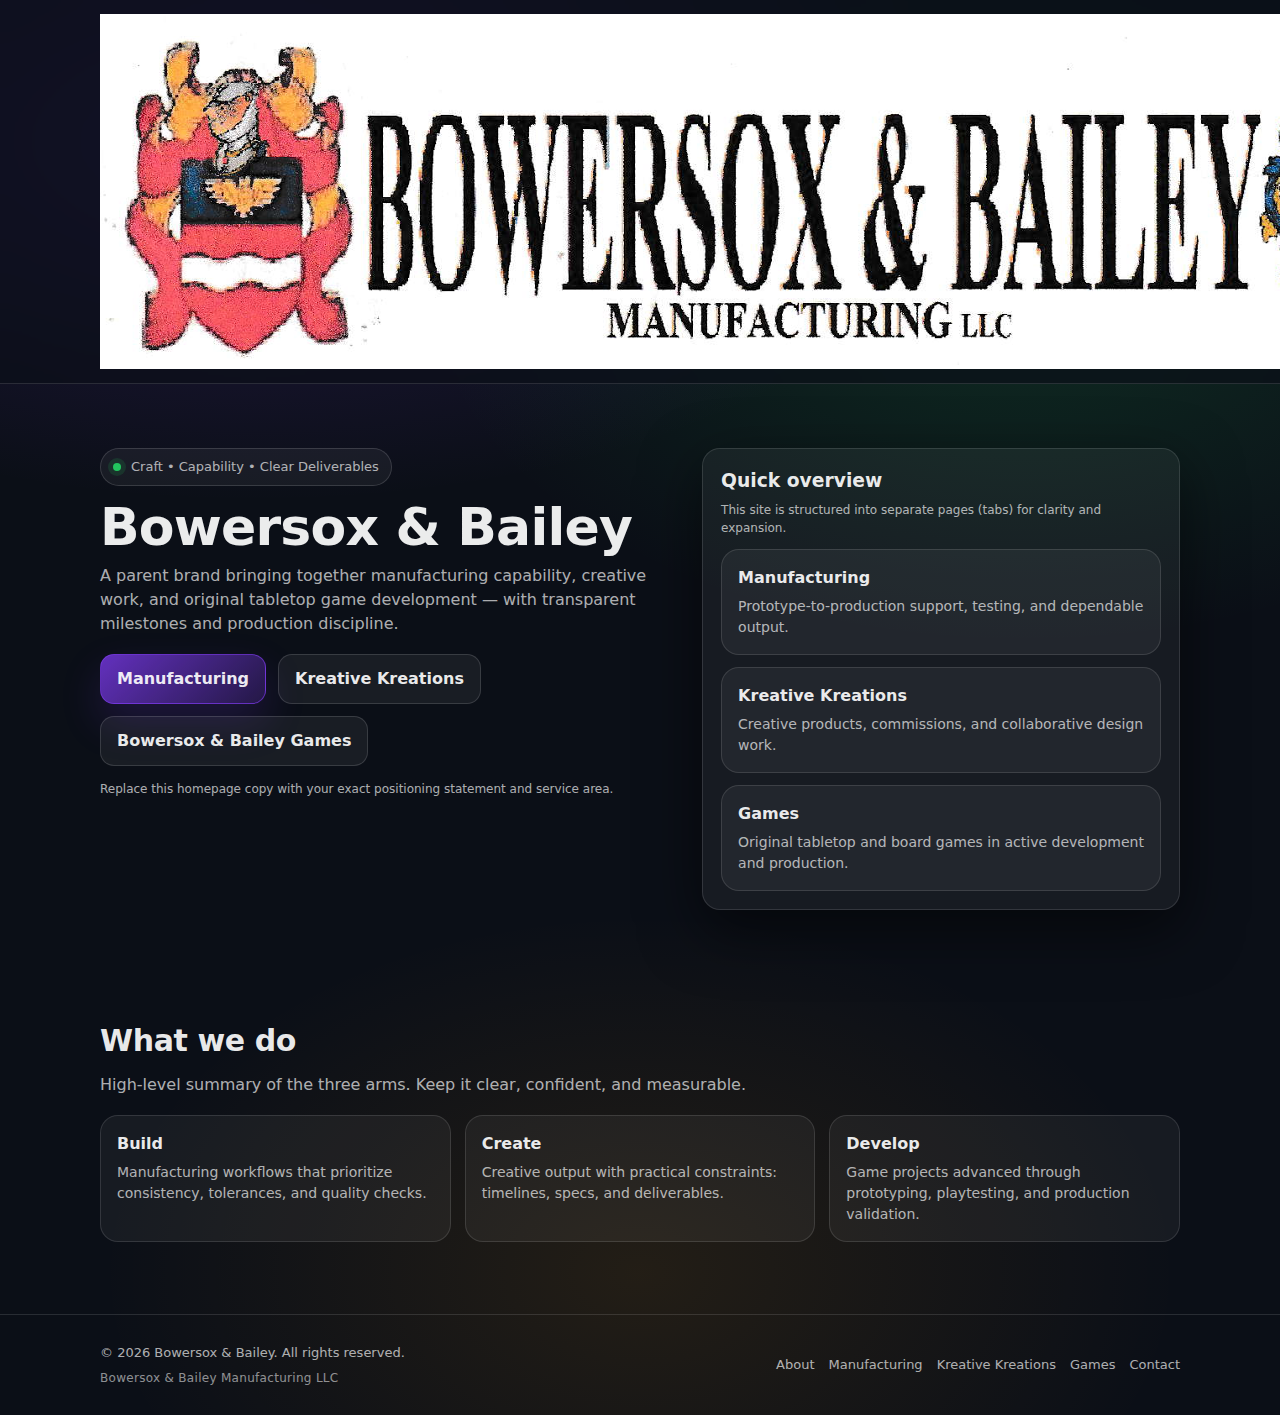
<file: index.html>
<!doctype html>
<html lang="en">
  <head>
    <meta charset="UTF-8" />
    <meta name="viewport" content="width=device-width, initial-scale=1.0" />
    <title>Bowersox & Bailey</title>
    <meta name="description" content="Bowersox & Bailey — Manufacturing, Kreative Kreations, and Games." />
    <link rel="stylesheet" href="assets/styles.css" />
  </head>
  <body>
      <header>
          <div class="container">
              <nav class="nav">
                  <a class="brand" href="index.html" aria-label="Bowersox & Bailey Home">
                      <img class="brand-logo"
                           src="assets/images/bowersox_bailey_llc_logo.png"
                           alt="Bowersox & Bailey Manufacturing LLC logo">
                  </a>


                  <div class="links" aria-label="Primary navigation">
                      <a data-nav="true" href="index.html">Home</a>
                      <a data-nav="true" href="about.html">About</a>
                      <a data-nav="true" href="manufacturing.html">Manufacturing</a>
                      <a data-nav="true" href="kreative-kreations.html">Kreative Kreations</a>
                      <a data-nav="true" href="games.html">Games</a>
                    
                      <a data-nav="true" href="contact.html">Contact</a>
                  </div>

                  <button class="burger" id="burger" aria-label="Open menu">☰</button>
                  <a class="cta" href="contact.html">Get in touch →</a>
              </nav>

              <div class="mobile" id="mobileMenu" aria-label="Mobile navigation">
                  <a href="index.html">Home</a>
                  <a href="about.html">About</a>
                  <a href="manufacturing.html">Manufacturing</a>
                  <a href="kreative-kreations.html">Kreative Kreations</a>
                  <a href="games.html">Games</a>
                  <a href="contact.html">Contact</a>
              </div>
          </div>
      </header>

      <main>
          <section class="hero">
              <div class="container">
                  <div class="hero-grid">
                      <div>
                          <div class="badge"><span class="dot"></span><span>Craft • Capability • Clear Deliverables</span></div>
                          <h1>Bowersox &amp; Bailey</h1>
                          <p class="sub">
                              A parent brand bringing together manufacturing capability, creative work, and original tabletop game
                              development — with transparent milestones and production discipline.
                          </p>
                          <div class="actions">
                              <a class="btn primary" href="manufacturing.html">Manufacturing</a>
                              <a class="btn" href="kreative-kreations.html">Kreative Kreations</a>
                              <a class="btn" href="games.html">Bowersox &amp; Bailey Games</a>
                          </div>
                          <p class="small" style="margin-top:14px;">
                              Replace this homepage copy with your exact positioning statement and service area.
                          </p>
                      </div>

                      <aside class="card pad">
                          <h3 style="margin:0 0 6px 0;">Quick overview</h3>
                          <p class="small" style="margin:0 0 12px 0;">
                              This site is structured into separate pages (tabs) for clarity and expansion.
                          </p>
                          <div class="grid3" style="grid-template-columns:1fr; gap:12px;">
                              <div class="tile">
                                  <h3>Manufacturing</h3>
                                  <p>Prototype-to-production support, testing, and dependable output.</p>
                              </div>
                              <div class="tile">
                                  <h3>Kreative Kreations</h3>
                                  <p>Creative products, commissions, and collaborative design work.</p>
                              </div>
                              <div class="tile">
                                  <h3>Games</h3>
                                  <p>Original tabletop and board games in active development and production.</p>
                              </div>
                          </div>
                      </aside>
                  </div>
              </div>
          </section>

          <section class="section">
              <div class="container">
                  <div class="section-title">
                      <h2>What we do</h2>
                      <p>High-level summary of the three arms. Keep it clear, confident, and measurable.</p>
                  </div>
                  <div class="grid3">
                      <div class="tile">
                          <h3>Build</h3>
                          <p>Manufacturing workflows that prioritize consistency, tolerances, and quality checks.</p>
                      </div>
                      <div class="tile">
                          <h3>Create</h3>
                          <p>Creative output with practical constraints: timelines, specs, and deliverables.</p>
                      </div>
                      <div class="tile">
                          <h3>Develop</h3>
                          <p>Game projects advanced through prototyping, playtesting, and production validation.</p>
                      </div>
                  </div>
              </div>
          </section>
      </main>

      <footer>
          <div class="container footer-row">
              <div>
                  © <span id="year"></span> Bowersox &amp; Bailey. All rights reserved.
                  <div class="legal-name">Bowersox &amp; Bailey Manufacturing LLC</div>
              </div>

              <div class="footer-links">
                  <a href="about.html">About</a>
                  <a href="manufacturing.html">Manufacturing</a>
                  <a href="kreative-kreations.html">Kreative Kreations</a>
                  <a href="games.html">Games</a>
                  <a href="contact.html">Contact</a>
              </div>
          </div>
      </footer>


      <script src="assets/site.js"></script>
  </body>
</html>
</file>
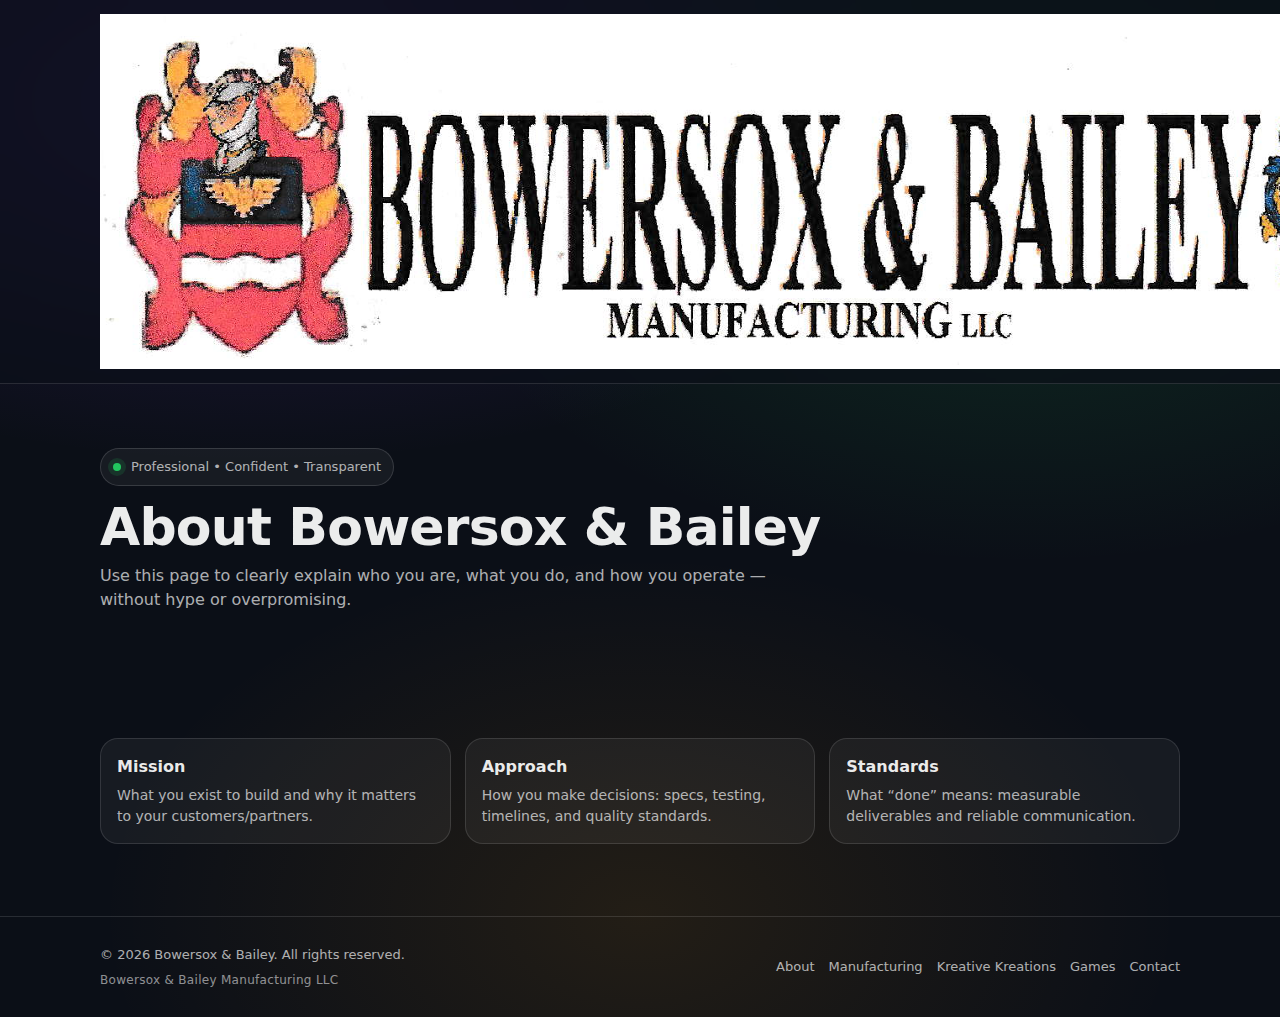
<file: about.html>
<!doctype html>
<html lang="en">
  <head>
    <meta charset="UTF-8" />
    <meta name="viewport" content="width=device-width, initial-scale=1.0" />
    <title>About — Bowersox & Bailey</title>
    <meta name="description" content="About Bowersox & Bailey." />
    <link rel="stylesheet" href="assets/styles.css" />
  </head>
  <body>
      <header>
          <div class="container">
              <nav class="nav">
                  <a<a class="brand" href="index.html" aria-label="Bowersox & Bailey Home">
  <img class="brand-logo"
       src="assets/images/bowersox_bailey_llc_logo.png"
       alt="Bowersox & Bailey Manufacturing LLC logo">
</a>

                    <div class="links">
                        <a data-nav="true" href="index.html">Home</a>
                        <a data-nav="true" href="about.html">About</a>
                        <a data-nav="true" href="manufacturing.html">Manufacturing</a>
                        <a data-nav="true" href="kreative-kreations.html">Kreative Kreations</a>
                        <a data-nav="true" href="games.html">Games</a>
                        <a data-nav="true" href="direct-contact.html">Direct Contact</a>

                        <a data-nav="true" href="contact.html">Contact</a>
                    </div>
                  <button class="burger" id="burger">☰</button>
                  <a class="cta" href="contact.html">Get in touch →</a>
              </nav>
              <div class="mobile" id="mobileMenu">
                  <a href="index.html">Home</a><a href="about.html">About</a><a href="manufacturing.html">Manufacturing</a>
                  <a href="kreative-kreations.html">Kreative Kreations</a><a href="games.html">Games</a><a href="contact.html">Contact</a>
              </div>
          </div>
      </header>

      <main>
          <section class="hero">
              <div class="container">
                  <div class="badge"><span class="dot"></span><span>Professional • Confident • Transparent</span></div>
                  <h1>About Bowersox &amp; Bailey</h1>
                  <p class="sub">
                      Use this page to clearly explain who you are, what you do, and how you operate —
                      without hype or overpromising.
                  </p>
              </div>
          </section>

          <section class="section">
              <div class="container">
                  <div class="grid3">
                      <div class="tile">
                          <h3>Mission</h3>
                          <p>What you exist to build and why it matters to your customers/partners.</p>
                      </div>
                      <div class="tile">
                          <h3>Approach</h3>
                          <p>How you make decisions: specs, testing, timelines, and quality standards.</p>
                      </div>
                      <div class="tile">
                          <h3>Standards</h3>
                          <p>What “done” means: measurable deliverables and reliable communication.</p>
                      </div>
                  </div>
              </div>
          </section>
      </main>

      <footer>
          <div class="container footer-row">
              <div>
                  © <span id="year"></span> Bowersox &amp; Bailey. All rights reserved.
                  <div class="legal-name">Bowersox &amp; Bailey Manufacturing LLC</div>
              </div>

              <div class="footer-links">
                  <a href="about.html">About</a>
                  <a href="manufacturing.html">Manufacturing</a>
                  <a href="kreative-kreations.html">Kreative Kreations</a>
                  <a href="games.html">Games</a>
                  <a href="contact.html">Contact</a>
              </div>
          </div>
      </footer>


      <script src="assets/site.js"></script>
  </body>
</html>
</file>
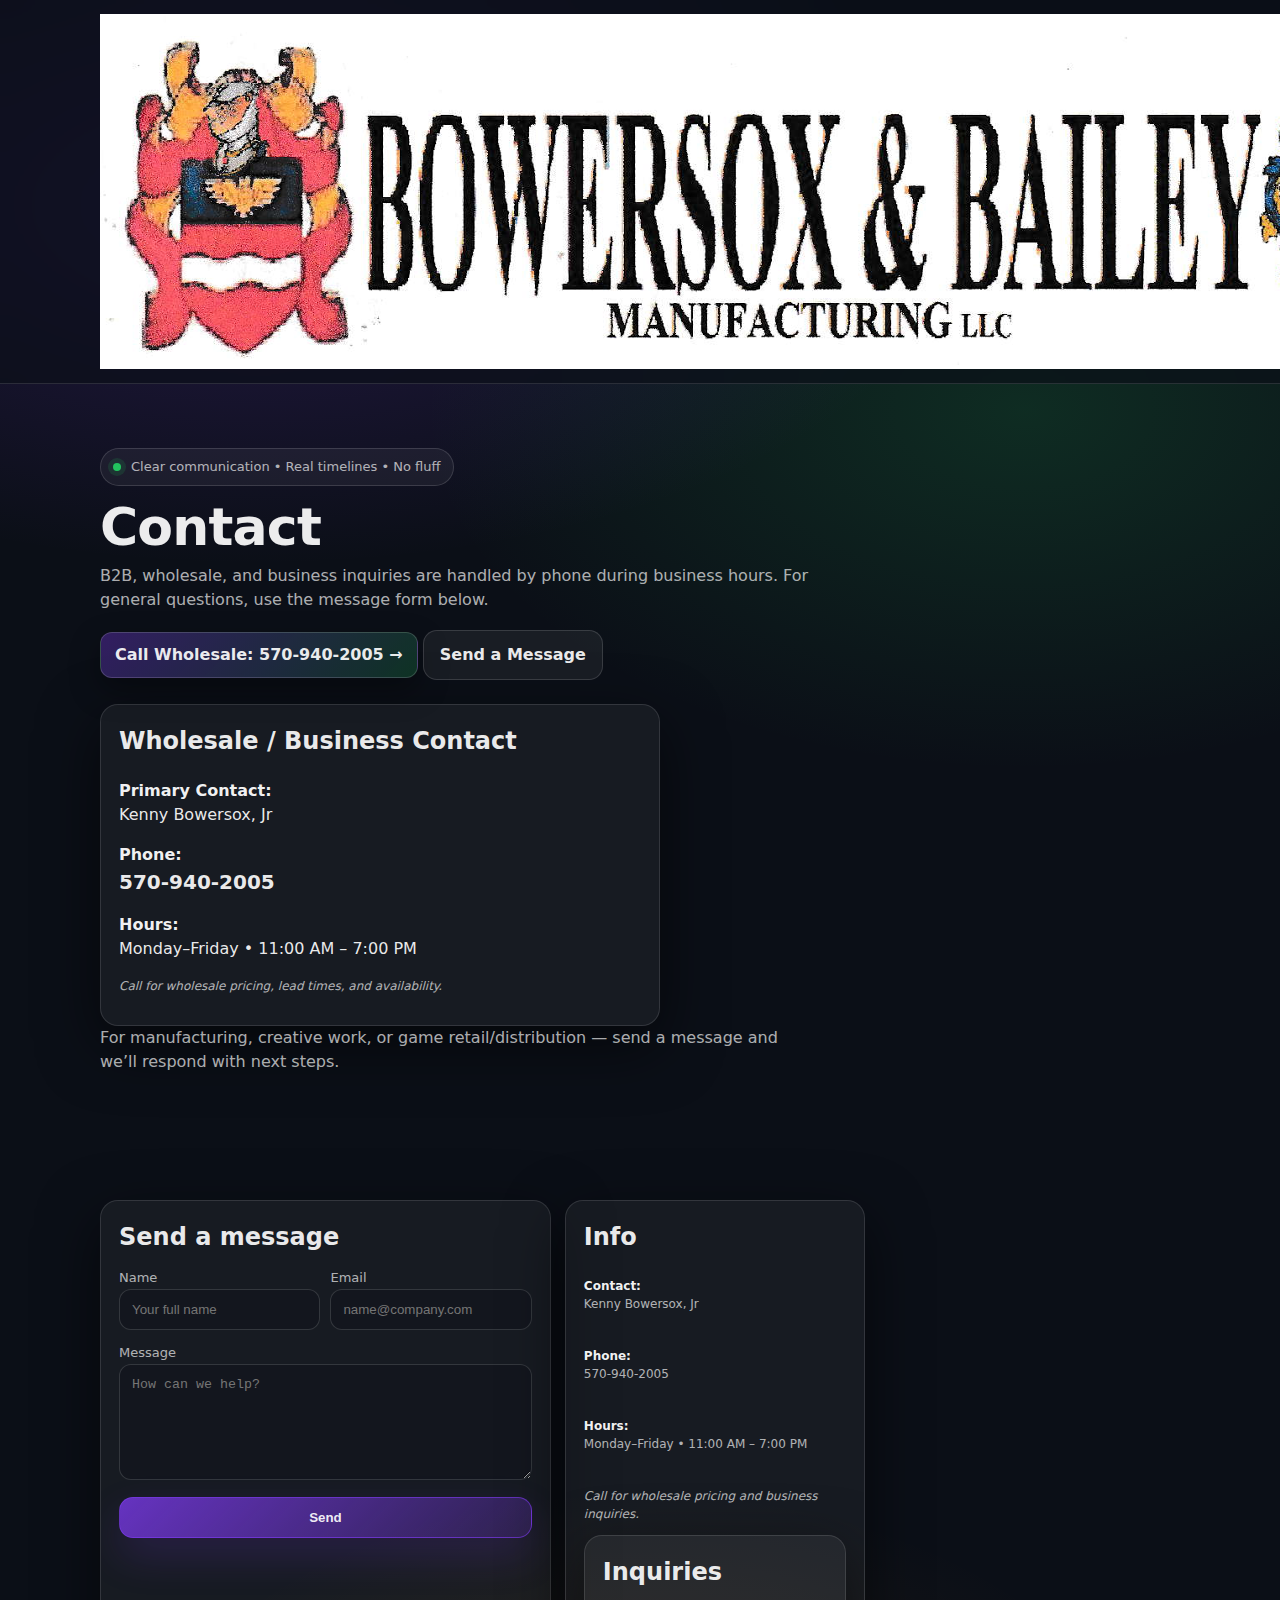
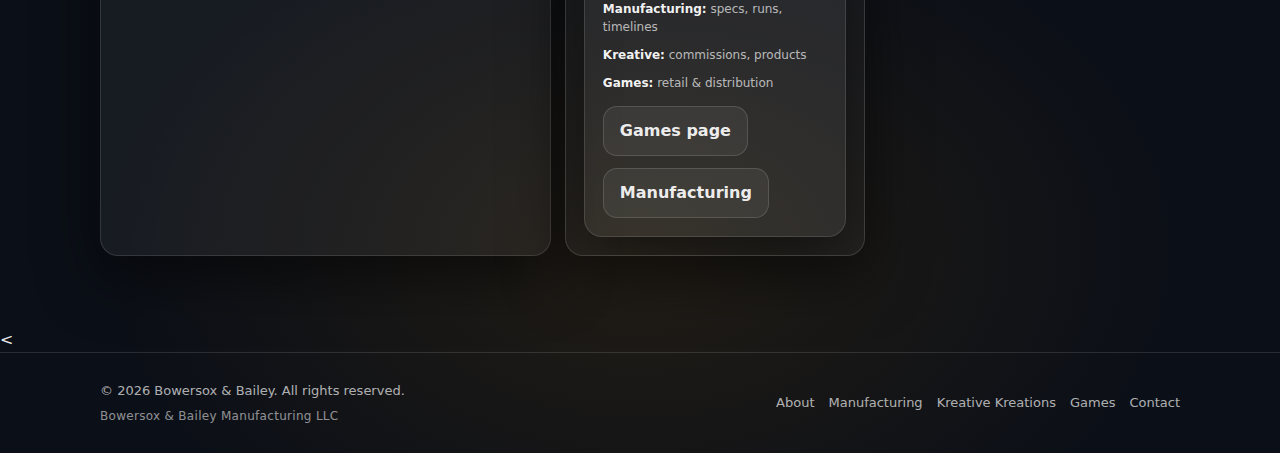
<file: contact.html>
<!doctype html>
<html lang="en">
  <head>
    <meta charset="UTF-8" />
    <meta name="viewport" content="width=device-width, initial-scale=1.0" />
    <title>Contact — Bowersox & Bailey</title>
    <meta name="description" content="Contact Bowersox & Bailey." />
    <link rel="stylesheet" href="assets/styles.css" />
  </head>
  <body>
    <header>
      <div class="container">
          <nav class="nav">
              <a class="brand" href="index.html" aria-label="Bowersox & Bailey Home">
                  <img class="brand-logo"
                       src="assets/images/bowersox_bailey_llc_logo.png"
                       alt="Bowersox & Bailey Manufacturing LLC logo">
              </a>

              <div class="links">
                  <a data-nav="true" href="index.html">Home</a>
                  <a data-nav="true" href="about.html">About</a>
                  <a data-nav="true" href="manufacturing.html">Manufacturing</a>
                  <a data-nav="true" href="kreative-kreations.html">Kreative Kreations</a>
                  <a data-nav="true" href="games.html">Games</a>
                  <a data-nav="true" href="contact.html">Contact</a>
              </div>
              <button class="burger" id="burger">☰</button>
              <a class="cta" href="tel:15709402005">Call Now →</a>

          </nav>
        <div class="mobile" id="mobileMenu">
          <a href="index.html">Home</a><a href="about.html">About</a><a href="manufacturing.html">Manufacturing</a>
          <a href="kreative-kreations.html">Kreative Kreations</a><a href="games.html">Games</a><a href="contact.html">Contact</a>
        </div>
      </div>
    </header>

    <main>
      <section class="hero">
          <div class="container">
              <div class="badge"><span class="dot"></span><span>Clear communication • Real timelines • No fluff</span></div>
              <h1>Contact</h1>
              <p class="sub">
                  B2B, wholesale, and business inquiries are handled by phone during business hours.
                  For general questions, use the message form below.
              </p>

              <div class="hero-actions">
                  <a class="cta" href="tel:15709402005">Call Wholesale: 570-940-2005 →</a>
                  <a class="btn ghost" href="#message">Send a Message</a>
              </div>

              <div class="card pad" style="max-width:560px;margin-top:24px;">
                  <h2 style="margin-top:0;">Wholesale / Business Contact</h2>

                  <p>
                      <strong>Primary Contact:</strong><br />
                      Kenny Bowersox, Jr
                  </p>

                  <p>
                      <strong>Phone:</strong><br />
                      <a href="tel:15709402005" style="font-size:20px;font-weight:750;">
                          570-940-2005
                      </a>
                  </p>

                  <p>
                      <strong>Hours:</strong><br />
                      Monday–Friday • 11:00 AM – 7:00 PM
                  </p>

                  <p class="small"><em>Call for wholesale pricing, lead times, and availability.</em></p>
              </div>


              <p class="sub">
                  For manufacturing, creative work, or game retail/distribution — send a message and we’ll respond with next steps.
              </p>
          </div>
      </section>

      <section class="section" id="message">
          <div class="container">
              <div class="grid3" style="grid-template-columns: 1.2fr .8fr .8fr;">

                  <div class="card pad">
                      <h2 style="margin:0 0 10px 0; font-size:24px;">Send a message</h2>
                      <form class="form" id="contactForm">
                          <div class="grid2">
                              <div>
                                  <label for="name">Name</label>
                                  <input id="name" name="name" required placeholder="Your full name" />
                              </div>
                              <div>
                                  <label for="email">Email</label>
                                  <input id="email" name="email" type="email" required placeholder="name@company.com" />
                              </div>
                          </div>
                          <div>
                              <label for="message">Message</label>
                              <textarea id="message" name="message" rows="6" required placeholder="How can we help?"></textarea>
                          </div>
                          <button class="btn primary" type="submit">Send</button>
                          <p class="small" id="contactMsg" aria-live="polite"></p>
                      </form>
                      
                      
                  </div>

                  <div class="card pad">
                      <h2 style="margin:0 0 10px 0; font-size:24px;">Info</h2>
                      <div class="small" style="display:grid; gap:10px;">


                          <p>
                              <strong>Contact:</strong><br>
                              Kenny Bowersox, Jr
                          </p>

                          <p>
                              <strong>Phone:</strong><br>
                              <a href="tel:15709402005">570-940-2005</a>
                          </p>

                          <p>
                              <strong>Hours:</strong><br>
                              Monday–Friday • 11:00 AM – 7:00 PM
                          </p>

                          <p class="small"><em>Call for wholesale pricing and business inquiries.</em></p>

                      </div>

                      <div class="card pad">
                          <h2 style="margin:0 0 10px 0; font-size:24px;">Inquiries</h2>
                          <div class="small" style="display:grid; gap:10px;">
                              <div><strong>Manufacturing:</strong> specs, runs, timelines</div>
                              <div><strong>Kreative:</strong> commissions, products</div>
                              <div><strong>Games:</strong> retail &amp; distribution</div>
                          </div>
                          <div class="actions" style="margin-top:14px;">
                              <a class="btn" href="games.html">Games page</a>
                              <a class="btn" href="manufacturing.html">Manufacturing</a>
                          </div>
                      </div>
                  </div>
              </div>
      </section>
    </main>

    <<footer>
  <div class="container footer-row">
    <div>
      © <span id="year"></span> Bowersox &amp; Bailey. All rights reserved.
      <div class="legal-name">Bowersox &amp; Bailey Manufacturing LLC</div>
    </div>

    <div class="footer-links">
      <a href="about.html">About</a>
      <a href="manufacturing.html">Manufacturing</a>
      <a href="kreative-kreations.html">Kreative Kreations</a>
      <a href="games.html">Games</a>
      <a href="contact.html">Contact</a>
    </div>
  </div>
</footer>


    <script src="assets/site.js"></script>
  </body>
</html>
</file>
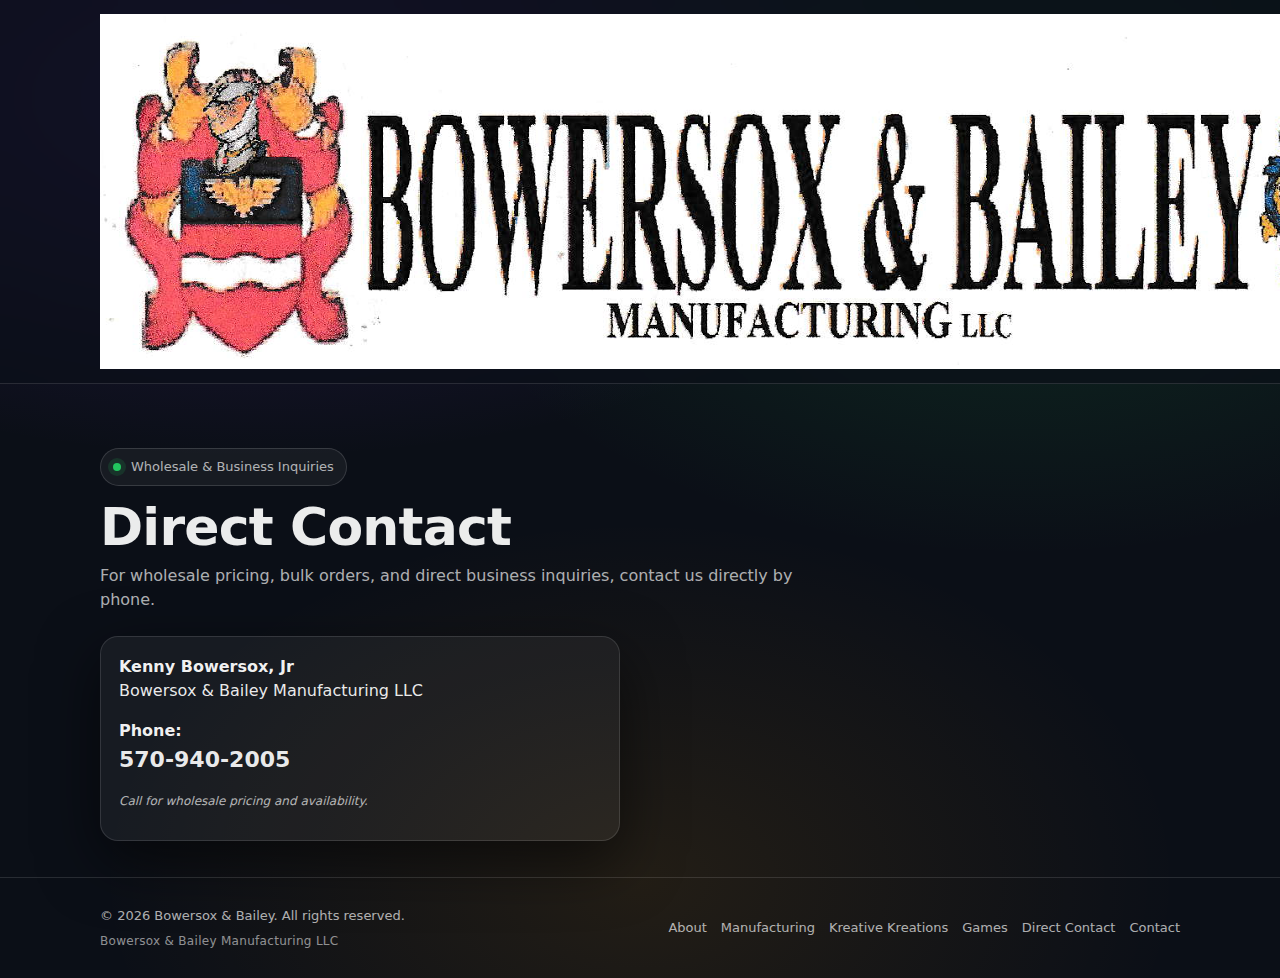
<file: direct-contact.html>
<!doctype html>
<html lang="en">
<head>
  <meta charset="UTF-8" />
  <meta name="viewport" content="width=device-width, initial-scale=1.0" />
  <title>Direct Contact | Bowersox & Bailey</title>
  <meta name="description" content="Direct contact for wholesale and business inquiries." />
  <link rel="stylesheet" href="assets/styles.css" />
</head>

<body>
<header>
  <div class="container">
    <nav class="nav">
      <a class="brand" href="index.html">
        <img class="brand-logo"
             src="assets/images/bowersox_bailey_llc_logo.png"
             alt="Bowersox & Bailey Manufacturing LLC logo">
      </a>

      <div class="links">
        <a href="index.html">Home</a>
        <a href="about.html">About</a>
        <a href="manufacturing.html">Manufacturing</a>
        <a href="kreative-kreations.html">Kreative Kreations</a>
        <a href="games.html">Games</a>
        <a href="direct-contact.html" >Direct Contact</a>
        <a href="contact.html">Contact</a>
      </div>

      <a class="cta" href="tel:15709402005">Call Now →</a>
    </nav>
  </div>
</header>

<main>
  <section class="hero">
    <div class="container">
      <div class="badge">
        <span class="dot"></span>
        <span>Wholesale & Business Inquiries</span>
      </div>

      <h1>Direct Contact</h1>

      <p class="sub">
        For wholesale pricing, bulk orders, and direct business inquiries,
        contact us directly by phone.
      </p>

      <div class="card pad" style="max-width:520px;margin-top:24px;">
        <p style="margin-top:0;">
          <strong>Kenny Bowersox, Jr</strong><br />
          Bowersox &amp; Bailey Manufacturing LLC
        </p>

        <p>
          <strong>Phone:</strong><br />
          <a href="tel:15709402005"
             style="font-size:22px;font-weight:700;">
            570-940-2005
          </a>
        </p>

        <p class="small">
          <em>Call for wholesale pricing and availability.</em>
        </p>
      </div>
    </div>
  </section>
</main>

<footer>
  <div class="container footer-row">
    <div>
      © <span id="year"></span> Bowersox &amp; Bailey. All rights reserved.
      <div class="legal-name">Bowersox &amp; Bailey Manufacturing LLC</div>
    </div>

    <div class="footer-links">
      <a href="about.html">About</a>
      <a href="manufacturing.html">Manufacturing</a>
      <a href="kreative-kreations.html">Kreative Kreations</a>
      <a href="games.html">Games</a>
      <a href="direct-contact.html">Direct Contact</a>
      <a href="contact.html">Contact</a>
    </div>
  </div>
</footer>

<script src="assets/site.js"></script>
</body>
</html>
</file>
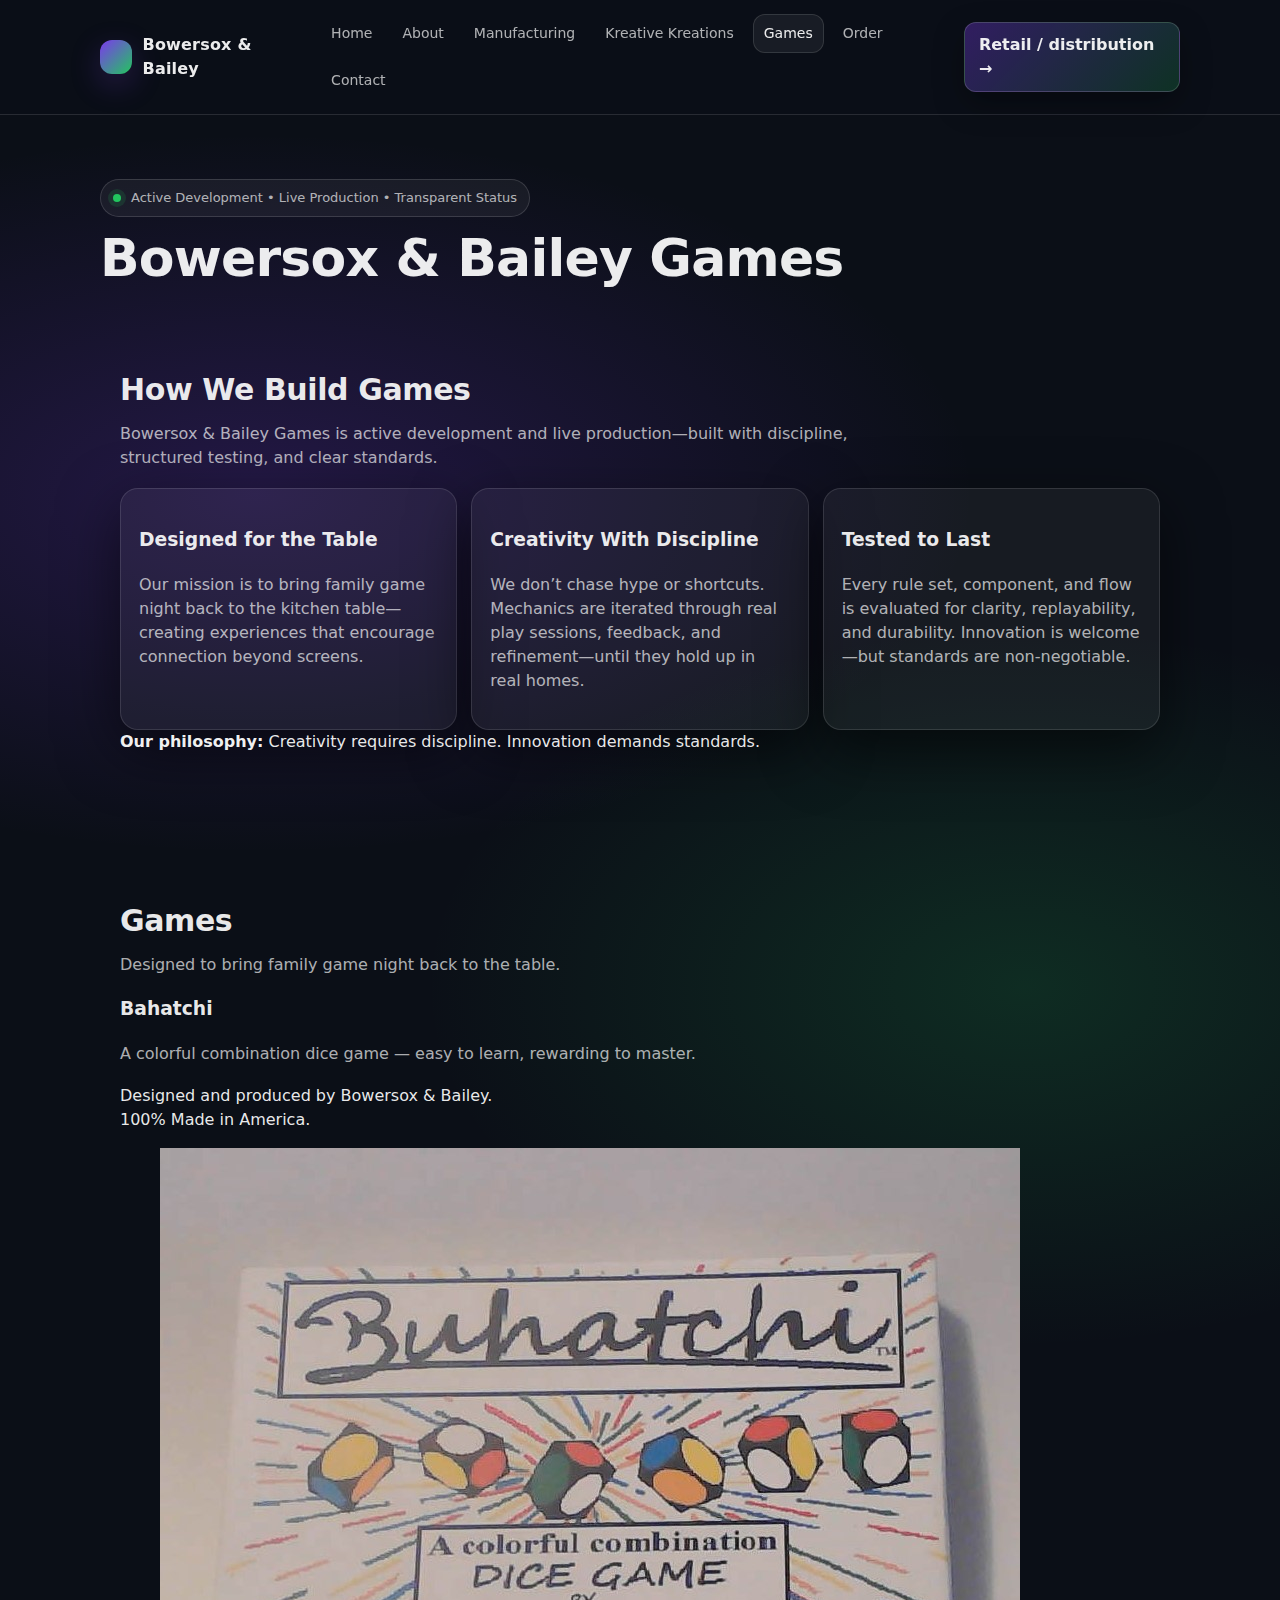
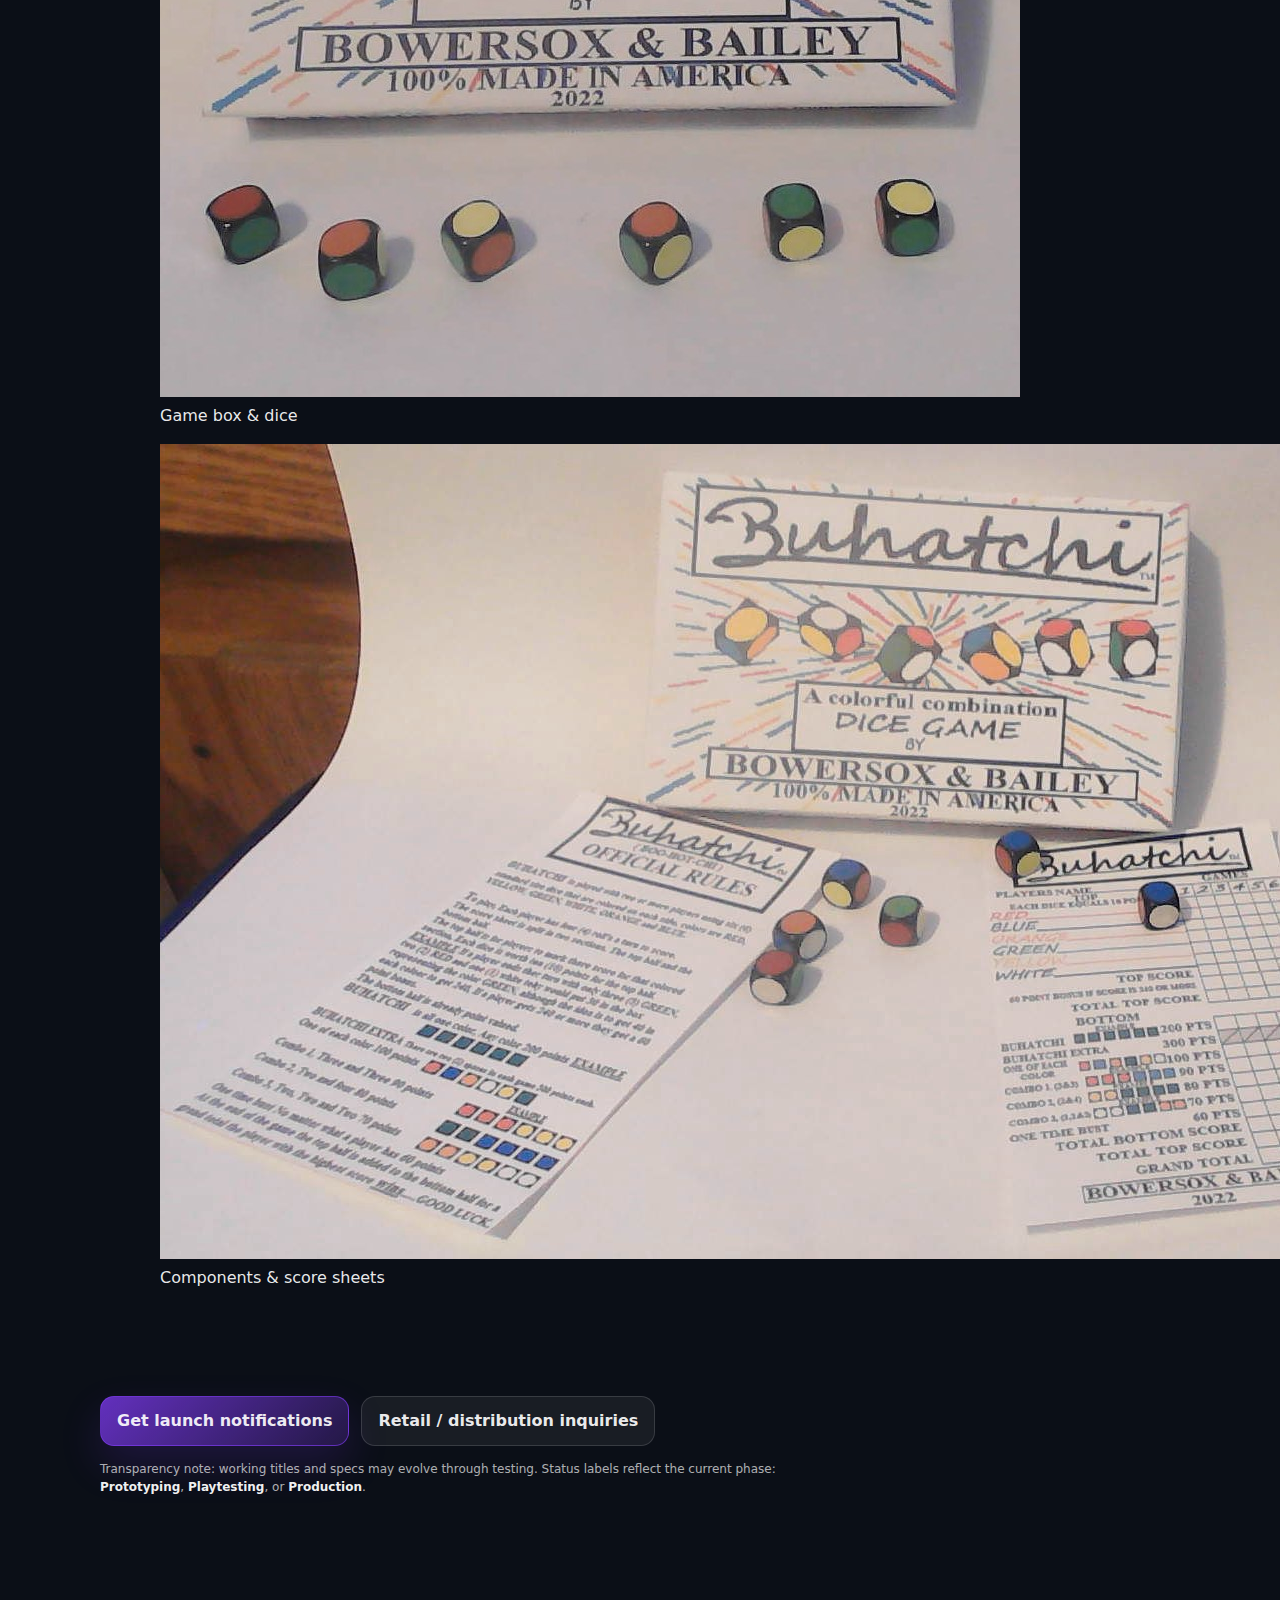
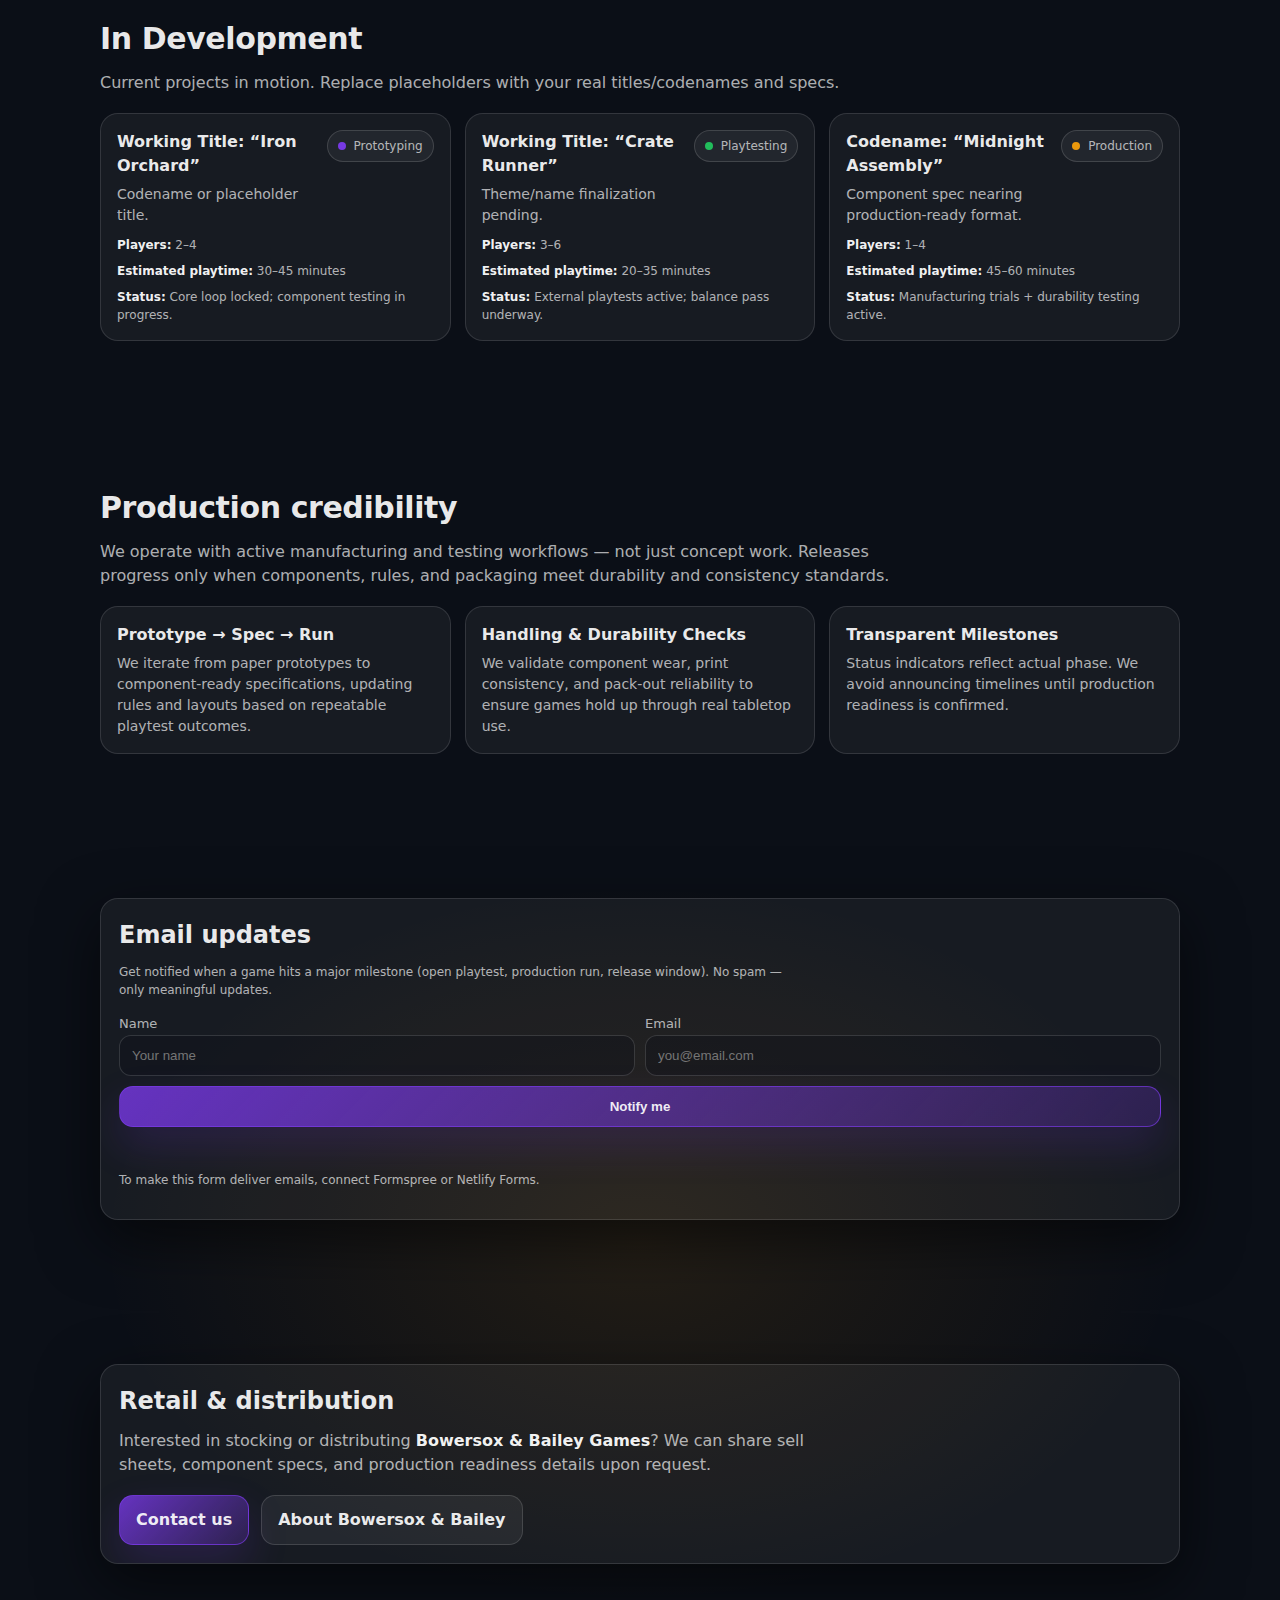
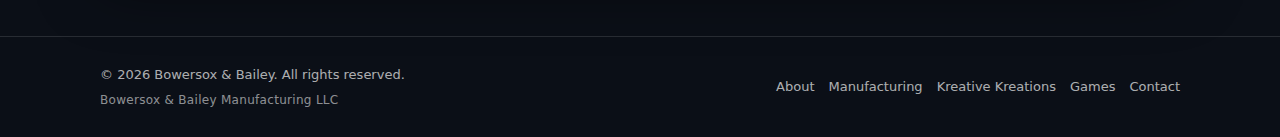
<file: games.html>
<!doctype html>
<html lang="en">
  <head>
    <meta charset="UTF-8" />
    <meta name="viewport" content="width=device-width, initial-scale=1.0" />
    <title>Bowersox & Bailey Games</title>
    <meta
      name="description"
      content="Bowersox & Bailey Games — original tabletop and board games in active development and live production."
    />
    <link rel="stylesheet" href="assets/styles.css" />
  </head>
  <body>
      <header>
          <div class="container">
              <nav class="nav">
                  <a class="brand" href="index.html"><span class="logo"></span><span>Bowersox &amp; Bailey</span></a>
                  <div class="links">
                      <a data-nav="true" href="index.html">Home</a>
                      <a data-nav="true" href="about.html">About</a>
                      <a data-nav="true" href="manufacturing.html">Manufacturing</a>
                      <a data-nav="true" href="kreative-kreations.html">Kreative Kreations</a>
                      <a data-nav="true" href="games.html">Games</a>
                      <a data-nav="true" href="order.html">Order</a>

                      <a data-nav="true" href="contact.html">Contact</a>
                  </div>
                  <button class="burger" id="burger">☰</button>
                  <a class="cta" href="contact.html">Retail / distribution →</a>
              </nav>
              <div class="mobile" id="mobileMenu">
                  <a href="index.html">Home</a><a href="about.html">About</a><a href="manufacturing.html">Manufacturing</a>
                  <a href="kreative-kreations.html">Kreative Kreations</a><a href="games.html">Games</a><a href="contact.html">Contact</a>
              </div>
          </div>
      </header>

      <main>
          <!-- Games Hero -->
          <section class="hero">
              <div class="container">
                  <div class="badge"><span class="dot"></span><span>Active Development • Live Production • Transparent Status</span></div>
                  <h1>Bowersox &amp; Bailey Games</h1>
                  <section class="section">
                      <div class="container">
                          <div class="section-title">
                              <h2>How We Build Games</h2>
                              <p>
                                  Bowersox &amp; Bailey Games is active development and live production—built with discipline,
                                  structured testing, and clear standards.
                              </p>
                          </div>

                          <div class="grid3">
                              <div class="card pad">
                                  <h3>Designed for the Table</h3>
                                  <p class="sub">
                                      Our mission is to bring family game night back to the kitchen table—creating experiences
                                      that encourage connection beyond screens.
                                  </p>
                              </div>

                              <div class="card pad">
                                  <h3>Creativity With Discipline</h3>
                                  <p class="sub">
                                      We don’t chase hype or shortcuts. Mechanics are iterated through real play sessions,
                                      feedback, and refinement—until they hold up in real homes.
                                  </p>
                              </div>

                              <div class="card pad">
                                  <h3>Tested to Last</h3>
                                  <p class="sub">
                                      Every rule set, component, and flow is evaluated for clarity, replayability, and durability.
                                      Innovation is welcome—but standards are non-negotiable.
                                  </p>
                              </div>
                          </div>

                          <div class="quote-band">
                              <strong>Our philosophy:</strong> Creativity requires discipline. Innovation demands standards.
                          </div>
                      </div>
                  </section>
                  <section class="section">
                      <div class="container">

                          <div class="section-title">
                              <h2>Games</h2>
                              <p>Designed to bring family game night back to the table.</p>
                          </div>

                          <div class="game-card">

                              <div class="game-info">
                                  <h3>Bahatchi</h3>
                                  <p class="sub">
                                      A colorful combination dice game — easy to learn, rewarding to master.
                                  </p>
                                  <p>
                                      Designed and produced by Bowersox & Bailey.<br>
                                      100% Made in America.
                                  </p>
                              </div>

                              <div class="game-gallery two-up">
                                  <figure>
                                      <img src="assets/images/bahatchi.jpg"
                                           alt="Bahatchi dice game box and dice"
                                           loading="lazy">
                                      <figcaption>Game box & dice</figcaption>
                                  </figure>

                                  <figure>
                                      <img src="assets/images/bahatchi1.jpg"
                                           alt="Bahatchi game components and score sheets"
                                           loading="lazy">
                                      <figcaption>Components & score sheets</figcaption>
                                  </figure>
                              </div>

                          </div>

                      </div>
                  </section>



                  <div class="actions">
                      <a class="btn primary" href="#signup">Get launch notifications</a>
                      <a class="btn" href="#inquiries">Retail / distribution inquiries</a>
                  </div>

                  <p class="small" style="margin-top:14px; max-width:95ch;">
                      Transparency note: working titles and specs may evolve through testing. Status labels reflect the
                      current phase: <strong>Prototyping</strong>, <strong>Playtesting</strong>, or <strong>Production</strong>.
                  </p>
              </div>
          </section>

          <!-- In-Development project cards -->
          <section class="section">
              <div class="container">
                  <div class="section-title">
                      <h2>In Development</h2>
                      <p>
                          Current projects in motion. Replace placeholders with your real titles/codenames and specs.
                      </p>
                  </div>

                  <div class="grid3">
                      <!-- Card 1 -->
                      <div class="tile">
                          <div style="display:flex; justify-content:space-between; gap:12px; align-items:flex-start;">
                              <div>
                                  <h3 style="margin:0 0 6px 0;">Working Title: “Iron Orchard”</h3>
                                  <p class="small" style="margin:0;">Codename or placeholder title.</p>
                              </div>

                              <span style="display:inline-flex; align-items:center; gap:8px; padding:6px 10px; border-radius:999px; border:1px solid rgba(255,255,255,.14); background: rgba(255,255,255,.05); color: var(--muted); font-size:12px; white-space:nowrap;">
                                  <span style="width:8px;height:8px;border-radius:99px;background:rgba(124,58,237,.95);"></span>
                                  Prototyping
                              </span>
                          </div>

                          <div style="height:10px;"></div>

                          <div class="small" style="display:grid; gap:8px;">
                              <div><strong>Players:</strong> 2–4</div>
                              <div><strong>Estimated playtime:</strong> 30–45 minutes</div>
                              <div><strong>Status:</strong> Core loop locked; component testing in progress.</div>
                          </div>
                      </div>

                      <!-- Card 2 -->
                      <div class="tile">
                          <div style="display:flex; justify-content:space-between; gap:12px; align-items:flex-start;">
                              <div>
                                  <h3 style="margin:0 0 6px 0;">Working Title: “Crate Runner”</h3>
                                  <p class="small" style="margin:0;">Theme/name finalization pending.</p>
                              </div>

                              <span style="display:inline-flex; align-items:center; gap:8px; padding:6px 10px; border-radius:999px; border:1px solid rgba(255,255,255,.14); background: rgba(255,255,255,.05); color: var(--muted); font-size:12px; white-space:nowrap;">
                                  <span style="width:8px;height:8px;border-radius:99px;background:rgba(34,197,94,.95);"></span>
                                  Playtesting
                              </span>
                          </div>

                          <div style="height:10px;"></div>

                          <div class="small" style="display:grid; gap:8px;">
                              <div><strong>Players:</strong> 3–6</div>
                              <div><strong>Estimated playtime:</strong> 20–35 minutes</div>
                              <div><strong>Status:</strong> External playtests active; balance pass underway.</div>
                          </div>
                      </div>

                      <!-- Card 3 -->
                      <div class="tile">
                          <div style="display:flex; justify-content:space-between; gap:12px; align-items:flex-start;">
                              <div>
                                  <h3 style="margin:0 0 6px 0;">Codename: “Midnight Assembly”</h3>
                                  <p class="small" style="margin:0;">Component spec nearing production-ready format.</p>
                              </div>

                              <span style="display:inline-flex; align-items:center; gap:8px; padding:6px 10px; border-radius:999px; border:1px solid rgba(255,255,255,.14); background: rgba(255,255,255,.05); color: var(--muted); font-size:12px; white-space:nowrap;">
                                  <span style="width:8px;height:8px;border-radius:99px;background:rgba(245,158,11,.95);"></span>
                                  Production
                              </span>
                          </div>

                          <div style="height:10px;"></div>

                          <div class="small" style="display:grid; gap:8px;">
                              <div><strong>Players:</strong> 1–4</div>
                              <div><strong>Estimated playtime:</strong> 45–60 minutes</div>
                              <div><strong>Status:</strong> Manufacturing trials + durability testing active.</div>
                          </div>
                      </div>
                  </div>
              </div>
          </section>

          <!-- Production credibility section -->
          <section class="section">
              <div class="container">
                  <div class="section-title">
                      <h2>Production credibility</h2>
                      <p>
                          We operate with active manufacturing and testing workflows — not just concept work.
                          Releases progress only when components, rules, and packaging meet durability and consistency standards.
                      </p>
                  </div>

                  <div class="grid3">
                      <div class="tile">
                          <h3>Prototype → Spec → Run</h3>
                          <p>
                              We iterate from paper prototypes to component-ready specifications,
                              updating rules and layouts based on repeatable playtest outcomes.
                          </p>
                      </div>
                      <div class="tile">
                          <h3>Handling &amp; Durability Checks</h3>
                          <p>
                              We validate component wear, print consistency, and pack-out reliability to ensure games hold up
                              through real tabletop use.
                          </p>
                      </div>
                      <div class="tile">
                          <h3>Transparent Milestones</h3>
                          <p>
                              Status indicators reflect actual phase. We avoid announcing timelines until production readiness
                              is confirmed.
                          </p>
                      </div>
                  </div>
              </div>
          </section>

          <!-- Email signup -->
          <section class="section" id="signup">
              <div class="container">
                  <div class="card pad">
                      <h2 style="margin:0 0 10px 0; font-size:24px;">Email updates</h2>
                      <p class="small" style="margin:0 0 12px 0; max-width:90ch;">
                          Get notified when a game hits a major milestone (open playtest, production run, release window).
                          No spam — only meaningful updates.
                      </p>

                      <form class="form" id="gamesSignup">
                          <div class="grid2">
                              <div>
                                  <label for="gname">Name</label>
                                  <input id="gname" name="name" placeholder="Your name" required />
                              </div>
                              <div>
                                  <label for="gemail">Email</label>
                                  <input id="gemail" name="email" type="email" placeholder="you@email.com" required />
                              </div>
                          </div>
                          <button class="btn primary" type="submit">Notify me</button>
                          <p class="small" id="gamesMsg" aria-live="polite"></p>
                      </form>

                      <p class="small" style="margin-top:10px;">
                          To make this form deliver emails, connect Formspree or Netlify Forms.
                      </p>
                  </div>
              </div>
          </section>

          <!-- Contact CTA for retail/distribution -->
          <section class="section" id="inquiries">
              <div class="container">
                  <div class="card pad">
                      <h2 style="margin:0 0 10px 0; font-size:24px;">Retail &amp; distribution</h2>
                      <p class="sub" style="margin:0 0 14px 0;">
                          Interested in stocking or distributing <strong>Bowersox &amp; Bailey Games</strong>?
                          We can share sell sheets, component specs, and production readiness details upon request.
                      </p>
                      <div class="actions">
                          <a class="btn primary" href="contact.html">Contact us</a>
                          <a class="btn" href="about.html">About Bowersox &amp; Bailey</a>
                      </div>
                  </div>
              </div>
          </section>
      </main>

      <footer>
          <div class="container footer-row">
              <div>
                  © <span id="year"></span> Bowersox &amp; Bailey. All rights reserved.
                  <div class="legal-name">Bowersox &amp; Bailey Manufacturing LLC</div>
              </div>

              <div class="footer-links">
                  <a href="about.html">About</a>
                  <a href="manufacturing.html">Manufacturing</a>
                  <a href="kreative-kreations.html">Kreative Kreations</a>
                  <a href="games.html">Games</a>
                  <a href="contact.html">Contact</a>
              </div>
          </div>
      </footer>


      <script src="assets/site.js"></script>
  </body>
</html>
</file>
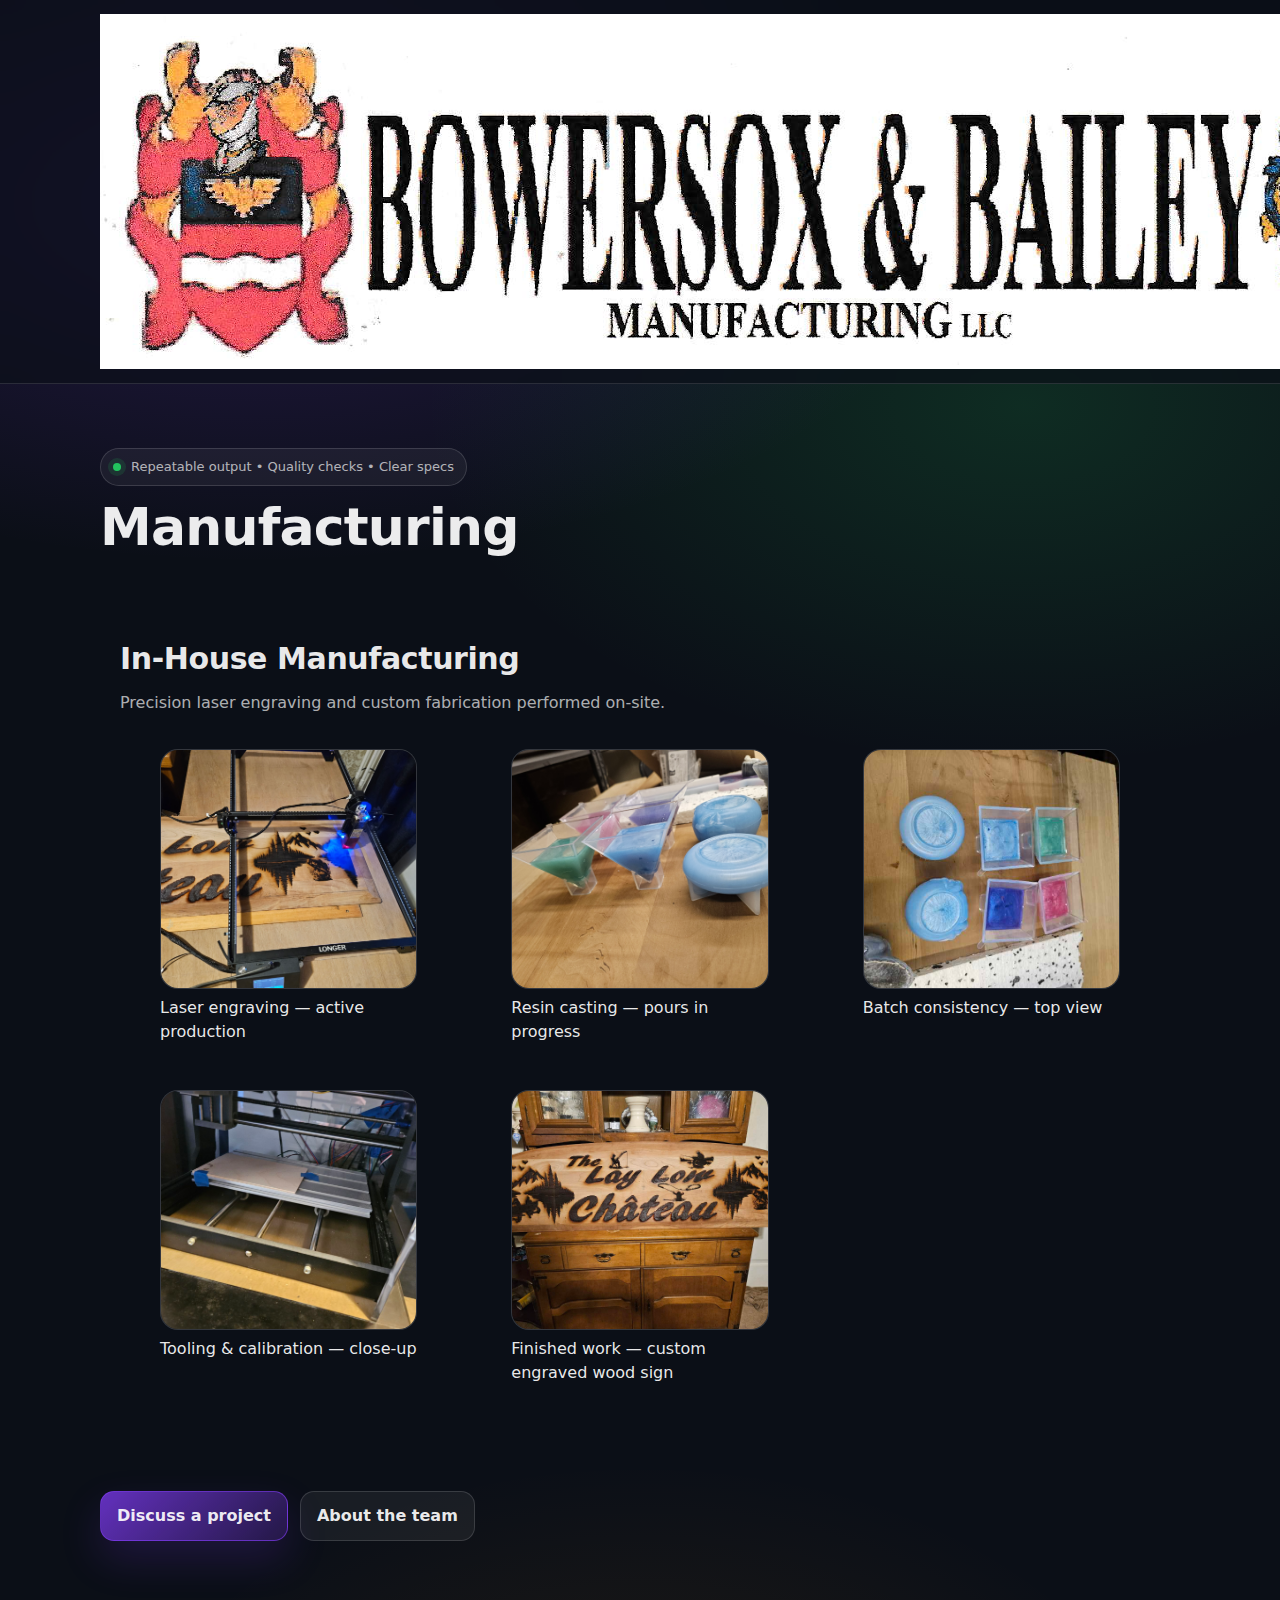
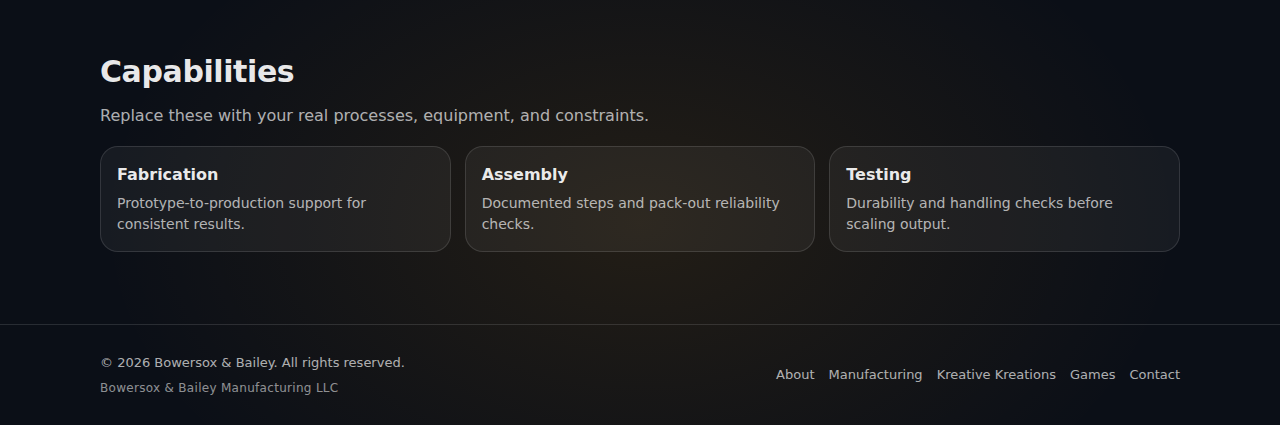
<file: manufacturing.html>
<!doctype html>
<html lang="en">
  <head>
    <meta charset="UTF-8" />
    <meta name="viewport" content="width=device-width, initial-scale=1.0" />
    <title>Manufacturing — Bowersox & Bailey</title>
    <meta name="description" content="Manufacturing — Bowersox & Bailey." />
    <link rel="stylesheet" href="assets/styles.css" />
  </head>
  <body>
      <header>
          <div class="container">
              <nav class="nav">
                  <a class="brand" href="index.html" aria-label="Bowersox & Bailey Home">
                      <img class="brand-logo"
                           src="assets/images/bowersox_bailey_llc_logo.png"
                           alt="Bowersox & Bailey Manufacturing LLC logo">
                  </a>

                  <div class="links">
                      <a data-nav="true" href="index.html">Home</a>
                      <a data-nav="true" href="about.html">About</a>
                      <a data-nav="true" href="manufacturing.html">Manufacturing</a>
                      <a data-nav="true" href="kreative-kreations.html">Kreative Kreations</a>
                      <a data-nav="true" href="games.html">Games</a>
                    
                      <a data-nav="true" href="contact.html">Contact</a>
                  </div>
                  <button class="burger" id="burger">☰</button>
                  <a class="cta" href="contact.html">Request details →</a>
              </nav>
              <div class="mobile" id="mobileMenu">
                  <a href="index.html">Home</a><a href="about.html">About</a><a href="manufacturing.html">Manufacturing</a>
                  <a href="kreative-kreations.html">Kreative Kreations</a><a href="games.html">Games</a><a href="contact.html">Contact</a>
              </div>
          </div>
      </header>

      <main>
          <section class="hero">
              <div class="container">
                  <div class="badge"><span class="dot"></span><span>Repeatable output • Quality checks • Clear specs</span></div>
                  <h1>Manufacturing</h1>
                  
                          
                                  <section class="section">
                                      <div class="container">
                                          <div class="section-title">
                                              <h2>In-House Manufacturing</h2>
                                              <p>Precision laser engraving and custom fabrication performed on-site.</p>
                                          </div>

                                          <div class="photo-grid">

                                              <figure class="photo wide">
                                                  <img src="assets/images/manufacturing.jpg"

                                                       alt="Laser engraving machine engraving a custom wooden sign"
                                                       loading="lazy" />
                                                  <figcaption>Laser engraving — active production</figcaption>
                                              </figure>

                                              <figure class="photo">
                                                  <img src="assets/images/manufacturing-resin-molds.jpg"
                                                       alt="Resin mold pours in progress"
                                                       loading="lazy" />
                                                  <figcaption>Resin casting — pours in progress</figcaption>
                                              </figure>

                                              <figure class="photo">
                                                  <img src="assets/images/manufacturing-resin-top.jpg"
                                                       alt="Top view of resin pours in square molds"
                                                       loading="lazy" />
                                                  <figcaption>Batch consistency — top view</figcaption>
                                              </figure>

                                              <figure class="photo">
                                                  <img src="assets/images/manufacturing-laser-close.jpg"
                                                       alt="Close-up of laser or CNC bed and rails"
                                                       loading="lazy" />
                                                  <figcaption>Tooling & calibration — close-up</figcaption>
                                              </figure>

                                              <figure class="photo wide">
                                                  <img src="assets/images/manufacturing-sign.jpg"
                                                       alt="Finished custom engraved wooden sign"
                                                       loading="lazy" />
                                                  <figcaption>Finished work — custom engraved wood sign</figcaption>
                                              </figure>

                                          </div>
                                      </div>
                                  </section>





                                  <div class="actions">
                                      <a class="btn primary" href="contact.html">Discuss a project</a>
                                      <a class="btn" href="about.html">About the team</a>
                                  </div>
                              </div>
          </section>

          <section class="section">
              <div class="container">
                  <div class="section-title">
                      <h2>Capabilities</h2>
                      <p>Replace these with your real processes, equipment, and constraints.</p>
                  </div>
                  <div class="grid3">
                      <div class="tile"><h3>Fabrication</h3><p>Prototype-to-production support for consistent results.</p></div>
                      <div class="tile"><h3>Assembly</h3><p>Documented steps and pack-out reliability checks.</p></div>
                      <div class="tile"><h3>Testing</h3><p>Durability and handling checks before scaling output.</p></div>
                  </div>
              </div>
          </section>
      </main>

      <footer>
          <div class="container footer-row">
              <div>
                  © <span id="year"></span> Bowersox &amp; Bailey. All rights reserved.
                  <div class="legal-name">Bowersox &amp; Bailey Manufacturing LLC</div>
              </div>

              <div class="footer-links">
                  <a href="about.html">About</a>
                  <a href="manufacturing.html">Manufacturing</a>
                  <a href="kreative-kreations.html">Kreative Kreations</a>
                  <a href="games.html">Games</a>
                  <a href="contact.html">Contact</a>
              </div>
          </div>
      </footer>


      <script src="assets/site.js"></script>
  </body>
</html>
</file>
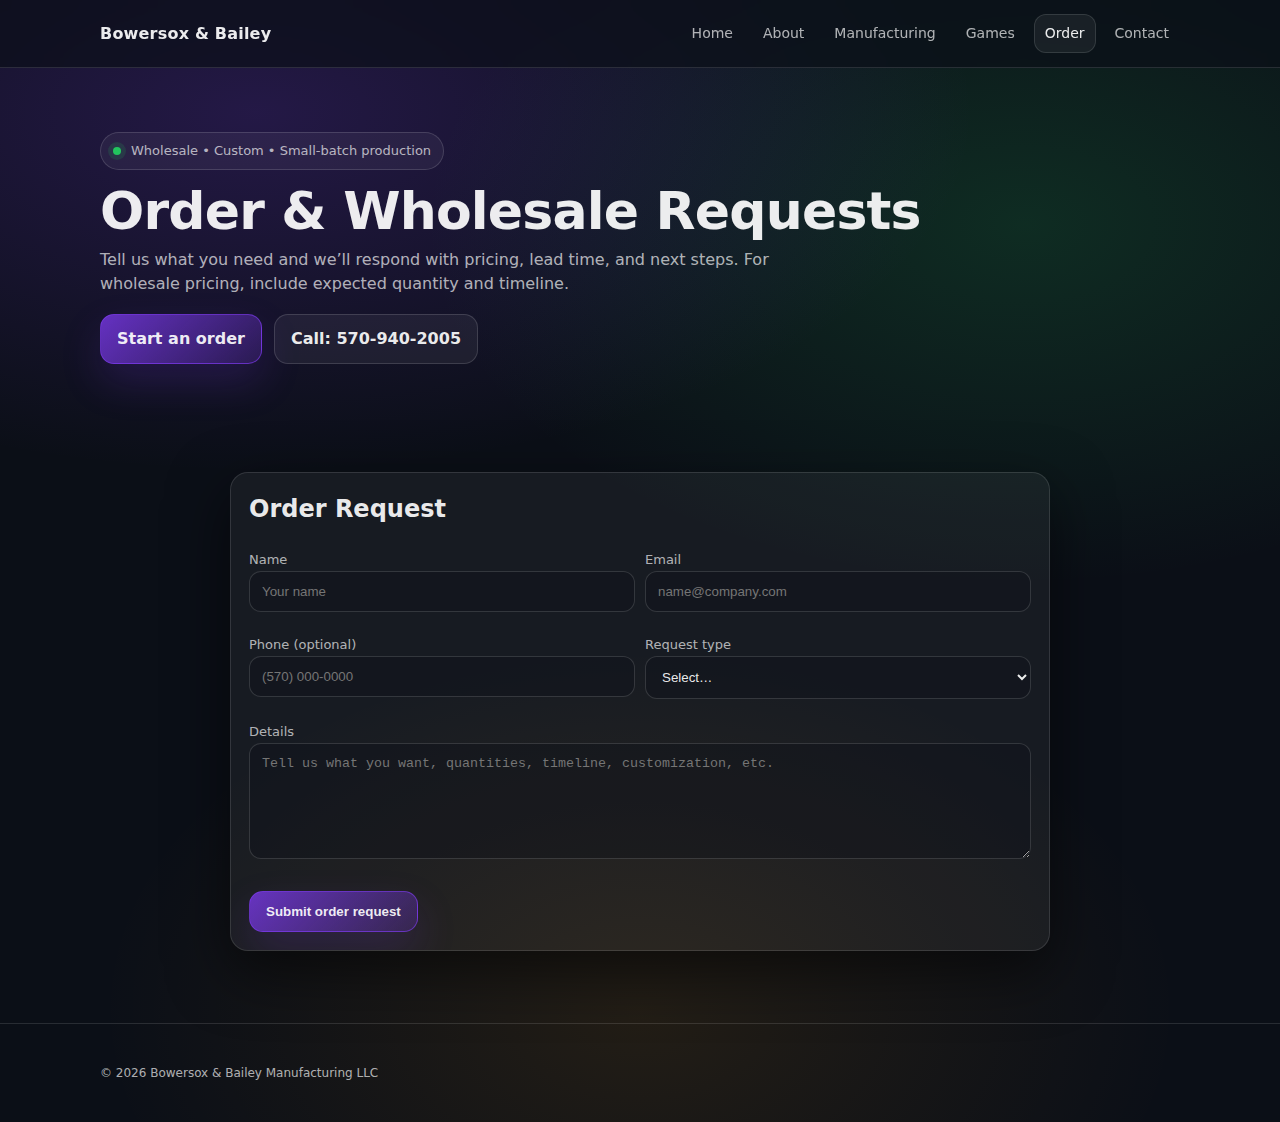
<file: order-success.html>
<!doctype html>
<html lang="en">
<head>
  <meta charset="utf-8" />
  <meta name="viewport" content="width=device-width, initial-scale=1" />
  <title>Order & Wholesale Requests | Bowersox & Bailey</title>

  <meta name="description" content="Place an order or request wholesale pricing from Bowersox & Bailey Manufacturing LLC." />
  <link rel="stylesheet" href="assets/styles.css" />
</head>

<body>

<header>
  <div class="container">
    <nav class="nav">
      <a class="brand" href="index.html">Bowersox & Bailey</a>

      <div class="links">
        <a href="index.html">Home</a>
        <a href="about.html">About</a>
        <a href="manufacturing.html">Manufacturing</a>
        <a href="games.html">Games</a>
        <a href="order.html" class="active">Order</a>
        <a href="contact.html">Contact</a>
      </div>
    </nav>
  </div>
</header>

<main>

<!-- HERO -->
<section class="hero">
  <div class="container">
    <div class="badge">
      <span class="dot"></span>
      <span>Wholesale • Custom • Small-batch production</span>
    </div>

    <h1>Order & Wholesale Requests</h1>

    <p class="sub">
      Tell us what you need and we’ll respond with pricing, lead time, and next steps.
      For wholesale pricing, include expected quantity and timeline.
    </p>

    <div class="actions">
      <a class="btn primary" href="#order-form">Start an order</a>
      <a class="btn" href="tel:15709402005">Call: 570-940-2005</a>
    </div>
  </div>
</section>

<!-- ORDER FORM -->
<section class="section" id="order-form">
  <div class="container">

    <div class="card pad" style="max-width:820px;margin:auto;">
      <h2 style="margin-top:0;">Order Request</h2>

      <form
        class="form"
        name="order"
        method="POST"
        data-netlify="true"
        netlify-honeypot="bot-field"
        action="/order-success.html"
      >
        <!-- Required for Netlify -->
        <input type="hidden" name="form-name" value="order" />

        <!-- Honeypot -->
        <p style="display:none;">
          <label>Don’t fill this out: <input name="bot-field" /></label>
        </p>

        <div class="grid2">
          <div>
            <label>Name</label>
            <input name="Name" required placeholder="Your name" />
          </div>

          <div>
            <label>Email</label>
            <input name="Email" type="email" required placeholder="name@company.com" />
          </div>
        </div>

        <div class="grid2" style="margin-top:10px;">
          <div>
            <label>Phone (optional)</label>
            <input name="Phone" placeholder="(570) 000-0000" />
          </div>

          <div>
            <label>Request type</label>
            <select name="Request Type" id="requestType" required>
              <option value="">Select…</option>
              <option value="Game order">Game order</option>
              <option value="Wholesale pricing">Wholesale pricing</option>
              <option value="Custom manufacturing">Custom manufacturing</option>
            </select>
          </div>
        </div>

        <div style="margin-top:10px;">
          <label>Details</label>
          <textarea
            name="Details"
            rows="6"
            required
            placeholder="Tell us what you want, quantities, timeline, customization, etc."
          ></textarea>
        </div>

        <div class="actions" style="margin-top:15px;">
          <button class="btn primary" type="submit">Submit order request</button>
        </div>

      </form>
    </div>

  </div>
</section>

</main>

<footer>
  <div class="container">
    <p class="small">© <span id="year"></span> Bowersox & Bailey Manufacturing LLC</p>
  </div>
</footer>

<script>
  document.getElementById("year").textContent = new Date().getFullYear();

  // Auto-select when coming from Bahatchi
  const params = new URLSearchParams(window.location.search);
  if (params.get("product") === "bahatchi") {
    const select = document.getElementById("requestType");
    if (select) select.value = "Game order";
  }
</script>

</body>
</html>
</file>
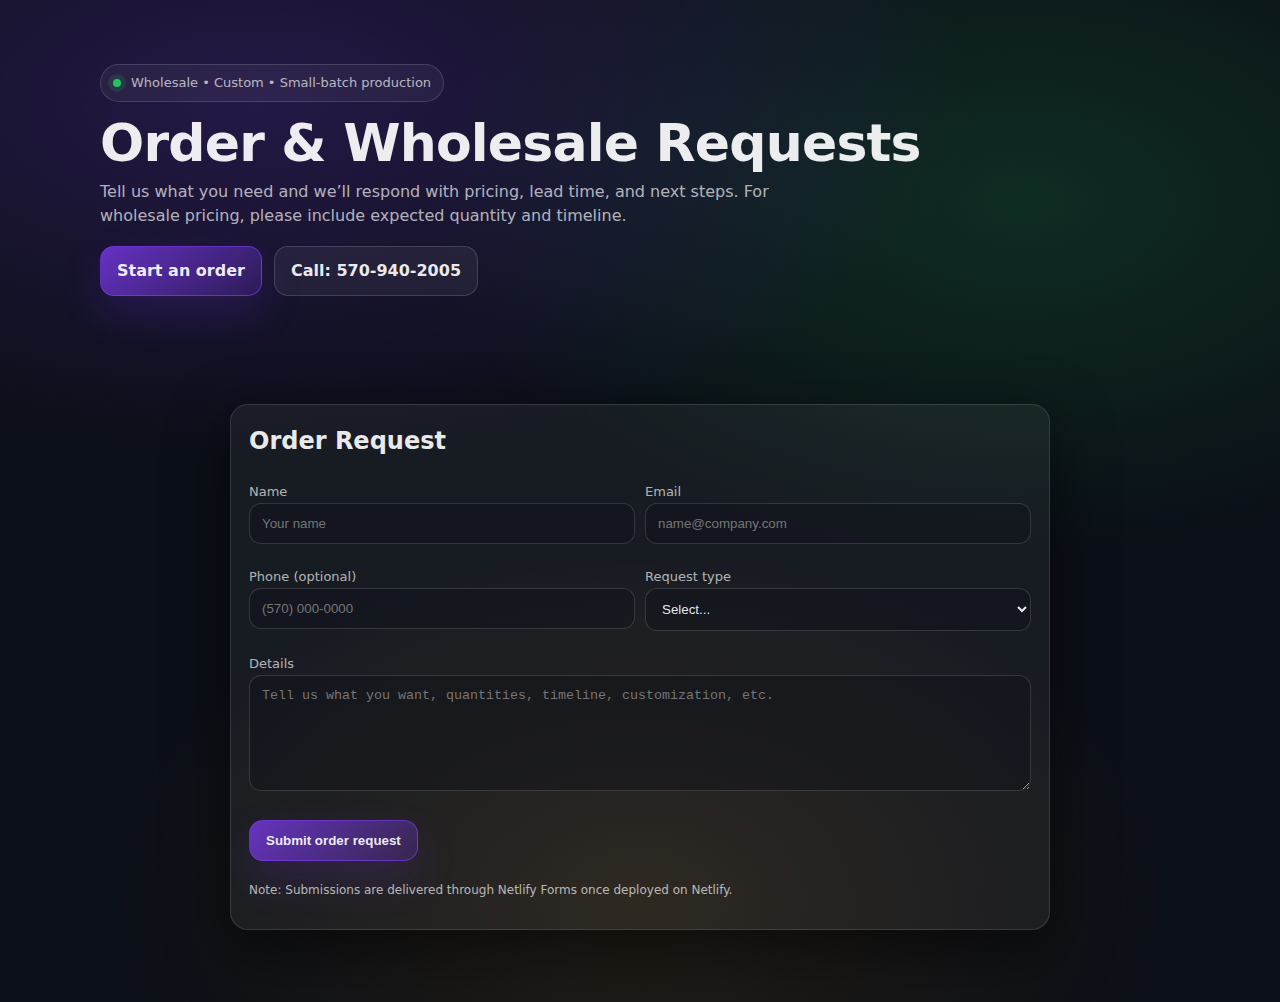
<file: order.html>
<!doctype html>
<html lang="en">
<head>
    <meta charset="utf-8" />
    <meta name="viewport" content="width=device-width, initial-scale=1" />
    <title>Order | Bowersox & Bailey</title>
    <link rel="stylesheet" href="assets/styles.css" />
</head>

<body>
    <!-- Keep your normal header/nav here if you already have one -->

    <main>
        <section class="hero">
            <div class="container">
                <div class="badge"><span class="dot"></span><span>Wholesale • Custom • Small-batch production</span></div>
                <h1>Order & Wholesale Requests</h1>
                <p class="sub">
                    Tell us what you need and we’ll respond with pricing, lead time, and next steps.
                    For wholesale pricing, please include expected quantity and timeline.
                </p>

                <div class="actions">
                    <a class="btn primary" href="#order-form">Start an order</a>
                    <a class="btn" href="tel:15709402005">Call: 570-940-2005</a>
                </div>
            </div>
        </section>

        <!-- ORDER FORM -->
        <section class="section" id="order-form">
            <div class="container">
                <div class="card pad" style="max-width:820px;margin:0 auto;">
                    <h2 style="margin-top:0;">Order Request</h2>

                    <form class="form"
                          name="order"
                          method="POST"
                          data-netlify="true"
                          netlify-honeypot="bot-field"
                          action="/order-success.html">

                        <!-- Required for Netlify -->
                        <input type="hidden" name="form-name" value="order" />

                        <!-- Honeypot -->
                        <p style="display:none;">
                            <label>Don’t fill this out if you're human: <input name="bot-field" /></label>
                        </p>

                        <!-- Product auto-filled from URL -->
                        <input type="hidden" id="product" name="Product" value="" />

                        <!-- (Optional but recommended) store a simple price string -->
                        <input type="hidden" id="price" name="Price" value="" />

                        <div class="grid2">
                            <div>
                                <label>Name</label>
                                <input name="Name" required placeholder="Your name" />
                            </div>

                            <div>
                                <label>Email</label>
                                <input name="Email" type="email" required placeholder="name@company.com" />
                            </div>
                        </div>

                        <div class="grid2" style="margin-top:10px;">
                            <div>
                                <label>Phone (optional)</label>
                                <input name="Phone" placeholder="(570) 000-0000" />
                            </div>

                            <div>
                                <label>Request type</label>
                                <select name="Request Type" id="requestType" required>
                                    <option value="">Select...</option>
                                    <option value="Game order">Game order</option>
                                    <option value="Kreative Kreations">Kreative Kreations</option>
                                    <option value="Wholesale pricing">Wholesale pricing</option>
                                    <option value="Custom manufacturing">Custom manufacturing</option>
                                </select>
                            </div>
                        </div>

                        <div style="margin-top:10px;">
                            <label>Details</label>
                            <textarea name="Details" rows="6" required placeholder="Tell us what you want, quantities, timeline, customization, etc."></textarea>
                        </div>

                        <div class="actions" style="margin-top:12px;">
                            <button class="btn primary" type="submit">Submit order request</button>
                        </div>

                        <p class="small" style="margin-top:10px;">
                            Note: Submissions are delivered through Netlify Forms once deployed on Netlify.
                        </p>
                    </form>
                </div>
            </div>
        </section>
    </main>

    <!-- Auto-fill Product from URL + default request type -->
    <script>
        (function () {
            const params = new URLSearchParams(window.location.search);
            const product = params.get("product");
            const price = params.get("price");

            // Hidden fields
            const productInput = document.getElementById("product");
            const priceInput = document.getElementById("price");

            if (productInput && product) productInput.value = product;
            if (priceInput && price) priceInput.value = price;

            // Request Type dropdown
            const requestType = document.getElementById("requestType");
            if (requestType && product) {
                // Must match the OPTION VALUE in your select
                requestType.value = "Kreative Kreations";
            }

            // Details textarea (optional, but helps a ton)
            const details = document.querySelector('textarea[name="Details"]');
            if (details && product) {
                const header = `Item: ${product}${price ? ` | Price: ${price}` : ""}\n\n`;
                // Only add if it's not already there
                if (!details.value.trim()) {
                    details.value = header;
                } else if (!details.value.includes(`Item: ${product}`)) {
                    details.value = header + details.value;
                }
            }

            // If hash included #order-form, scroll there
            if (window.location.hash === "#order-form") {
                const el = document.getElementById("order-form");
                if (el) el.scrollIntoView({ behavior: "smooth", block: "start" });
            }
        })();
    </script>
</body>
</html>
</file>
<file: assets/styles.css>
:root{
  --bg:#0b0f17;
  --panel:rgba(255,255,255,.06);
  --panel2:rgba(255,255,255,.08);
  --text:rgba(255,255,255,.92);
  --muted:rgba(255,255,255,.68);
  --line:rgba(255,255,255,.12);
  --shadow:0 20px 60px rgba(0,0,0,.55);
  --r:18px;
  --accent:#7c3aed;
  --accent2:#22c55e;
  --warn:#f59e0b;
  --max:1120px;
}

*{box-sizing:border-box}
html,body{
  margin:0;padding:0;
  font-family:ui-sans-serif,system-ui,-apple-system,Segoe UI,Roboto,Helvetica,Arial;
  color:var(--text);
  background:
    radial-gradient(1200px 600px at 20% 10%, rgba(124,58,237,.22), transparent 60%),
    radial-gradient(1000px 600px at 80% 20%, rgba(34,197,94,.16), transparent 60%),
    radial-gradient(900px 600px at 50% 90%, rgba(245,158,11,.10), transparent 60%),
    var(--bg);
  line-height:1.5;
}

a{color:inherit;text-decoration:none}
strong{color:rgba(255,255,255,.95)}

.container{max-width:var(--max);margin:0 auto;padding:0 20px}
.section{padding:72px 0}
.hero{padding:64px 0 36px}

header{
  position:sticky;top:0;z-index:50;
  backdrop-filter:blur(14px);
  background:rgba(11,15,23,.68);
  border-bottom:1px solid var(--line);
}

.nav{
  display:flex;align-items:center;justify-content:space-between;
  padding:14px 0;gap:14px;
}
.brand{display:flex;align-items:center;gap:10px;font-weight:850;letter-spacing:.2px}
.logo{
  width:34px;height:34px;border-radius:12px;
  background:linear-gradient(135deg,var(--accent),var(--accent2));
  box-shadow:0 10px 30px rgba(124,58,237,.25);
}

.links{display:flex;gap:8px;align-items:center;flex-wrap:wrap}
.links a{
  font-size:14px;color:var(--muted);
  padding:8px 10px;border-radius:12px;
  border:1px solid transparent;
}
.links a:hover{background:rgba(255,255,255,.06);color:var(--text)}
.links a.active{
  color:var(--text);
  background:rgba(255,255,255,.06);
  border-color:rgba(255,255,255,.12);
}

.cta{
  display:inline-flex;align-items:center;justify-content:center;
  padding:10px 14px;border-radius:12px;
  border:1px solid rgba(255,255,255,.16);
  background:linear-gradient(135deg, rgba(124,58,237,.35), rgba(34,197,94,.20));
  font-weight:750;
  box-shadow:0 12px 30px rgba(0,0,0,.35);
}
.cta:hover{transform:translateY(-1px);border-color:rgba(255,255,255,.26)}

.burger{
  display:none;border:1px solid var(--line);
  background:rgba(255,255,255,.05);
  color:var(--text);border-radius:12px;
  padding:10px 12px;cursor:pointer;
}
.mobile{display:none;padding:0 0 14px 0}
.mobile a{display:block;padding:12px 10px;border-radius:12px;color:var(--muted)}
.mobile a:hover{background:rgba(255,255,255,.06);color:var(--text)}
.mobile.open{display:block}

.badge{
  display:inline-flex;gap:10px;align-items:center;
  padding:8px 12px;border-radius:999px;
  border:1px solid rgba(255,255,255,.14);
  background:rgba(255,255,255,.05);
  color:var(--muted);font-size:13px;
  width:fit-content;
}
.dot{
  width:8px;height:8px;border-radius:99px;background:var(--accent2);
  box-shadow:0 0 0 5px rgba(34,197,94,.14);
}

h1{margin:14px 0 10px;font-size:52px;line-height:1.05;letter-spacing:-.8px}
.sub{margin:0 0 18px;color:var(--muted);font-size:16px;max-width:70ch}

.hero-grid{display:grid;grid-template-columns:1.1fr .9fr;gap:18px;align-items:stretch}

.actions{display:flex;gap:12px;flex-wrap:wrap;margin-top:18px}
.btn{
  display:inline-flex;align-items:center;justify-content:center;gap:10px;
  padding:12px 16px;border-radius:14px;
  border:1px solid rgba(255,255,255,.14);
  background:rgba(255,255,255,.06);
  color:var(--text);
  font-weight:750;
}
.btn.primary{
  border-color:rgba(124,58,237,.65);
  background:linear-gradient(135deg, rgba(124,58,237,.78), rgba(124,58,237,.22));
  box-shadow:0 18px 40px rgba(124,58,237,.18);
}
.btn:hover{transform:translateY(-1px);border-color:rgba(255,255,255,.24)}

.card{
  border-radius:var(--r);
  border:1px solid rgba(255,255,255,.12);
  background:rgba(255,255,255,.05);
  box-shadow:var(--shadow);
  overflow:hidden;
}
.pad{padding:18px}

.section-title{display:grid;gap:10px;margin-bottom:18px}
.section-title h2{margin:0;font-size:30px;letter-spacing:-.4px}
.section-title p{margin:0;color:var(--muted);max-width:80ch}

.grid2{display:grid;grid-template-columns:1fr 1fr;gap:10px}
.grid3{display:grid;grid-template-columns:repeat(3,1fr);gap:14px}

.tile{
  padding:16px;border-radius:var(--r);
  border:1px solid rgba(255,255,255,.12);
  background:rgba(255,255,255,.05);
}
.tile h3{margin:0 0 6px;font-size:16px}
.tile p{margin:0;color:var(--muted);font-size:14px}

.small{font-size:12px;color:var(--muted)}

label{font-size:13px;color:var(--muted)}
input,textarea,select{
  width:100%;
  padding:12px;border-radius:12px;
  border:1px solid rgba(255,255,255,.14);
  background:rgba(11,15,23,.35);
  color:var(--text);
  outline:none;
}
input:focus,textarea:focus,select:focus{
  border-color:rgba(124,58,237,.7);
  box-shadow:0 0 0 4px rgba(124,58,237,.18);
}

.form{display:grid;gap:10px}

footer{
  padding:28px 0;
  border-top:1px solid var(--line);
  color:var(--muted);
  font-size:13px;
}
.legal-name {
    margin-top: 6px;
    font-size: 12px;
    color: rgba(255,255,255,.55);
    letter-spacing: .3px;
}

.footer-row{
  display:flex;justify-content:space-between;gap:14px;
  flex-wrap:wrap;align-items:center;
}
.footer-links{display:flex;gap:14px;flex-wrap:wrap}

@media (max-width: 980px){
  h1{font-size:44px}
  .hero-grid{grid-template-columns:1fr}
  .grid3{grid-template-columns:1fr}
}
@media (max-width: 720px){
  .links{display:none}
  .burger{display:inline-flex}
  h1{font-size:38px}
  .grid2{grid-template-columns:1fr}
}
.photo-grid {
    display: grid;
    grid-template-columns: repeat(3,1fr);
    gap: 14px;
}

    .photo-grid img {
        width: 100%;
        height: 240px;
        object-fit: cover;
        border-radius: 18px;
        border: 1px solid rgba(255,255,255,.12);
        background: rgba(255,255,255,.05);
    }

@media(max-width:980px) {
    .photo-grid {
        grid-template-columns: 1fr;
    }

        .photo-grid img {
            height: 260px;
        }
}
</file>
